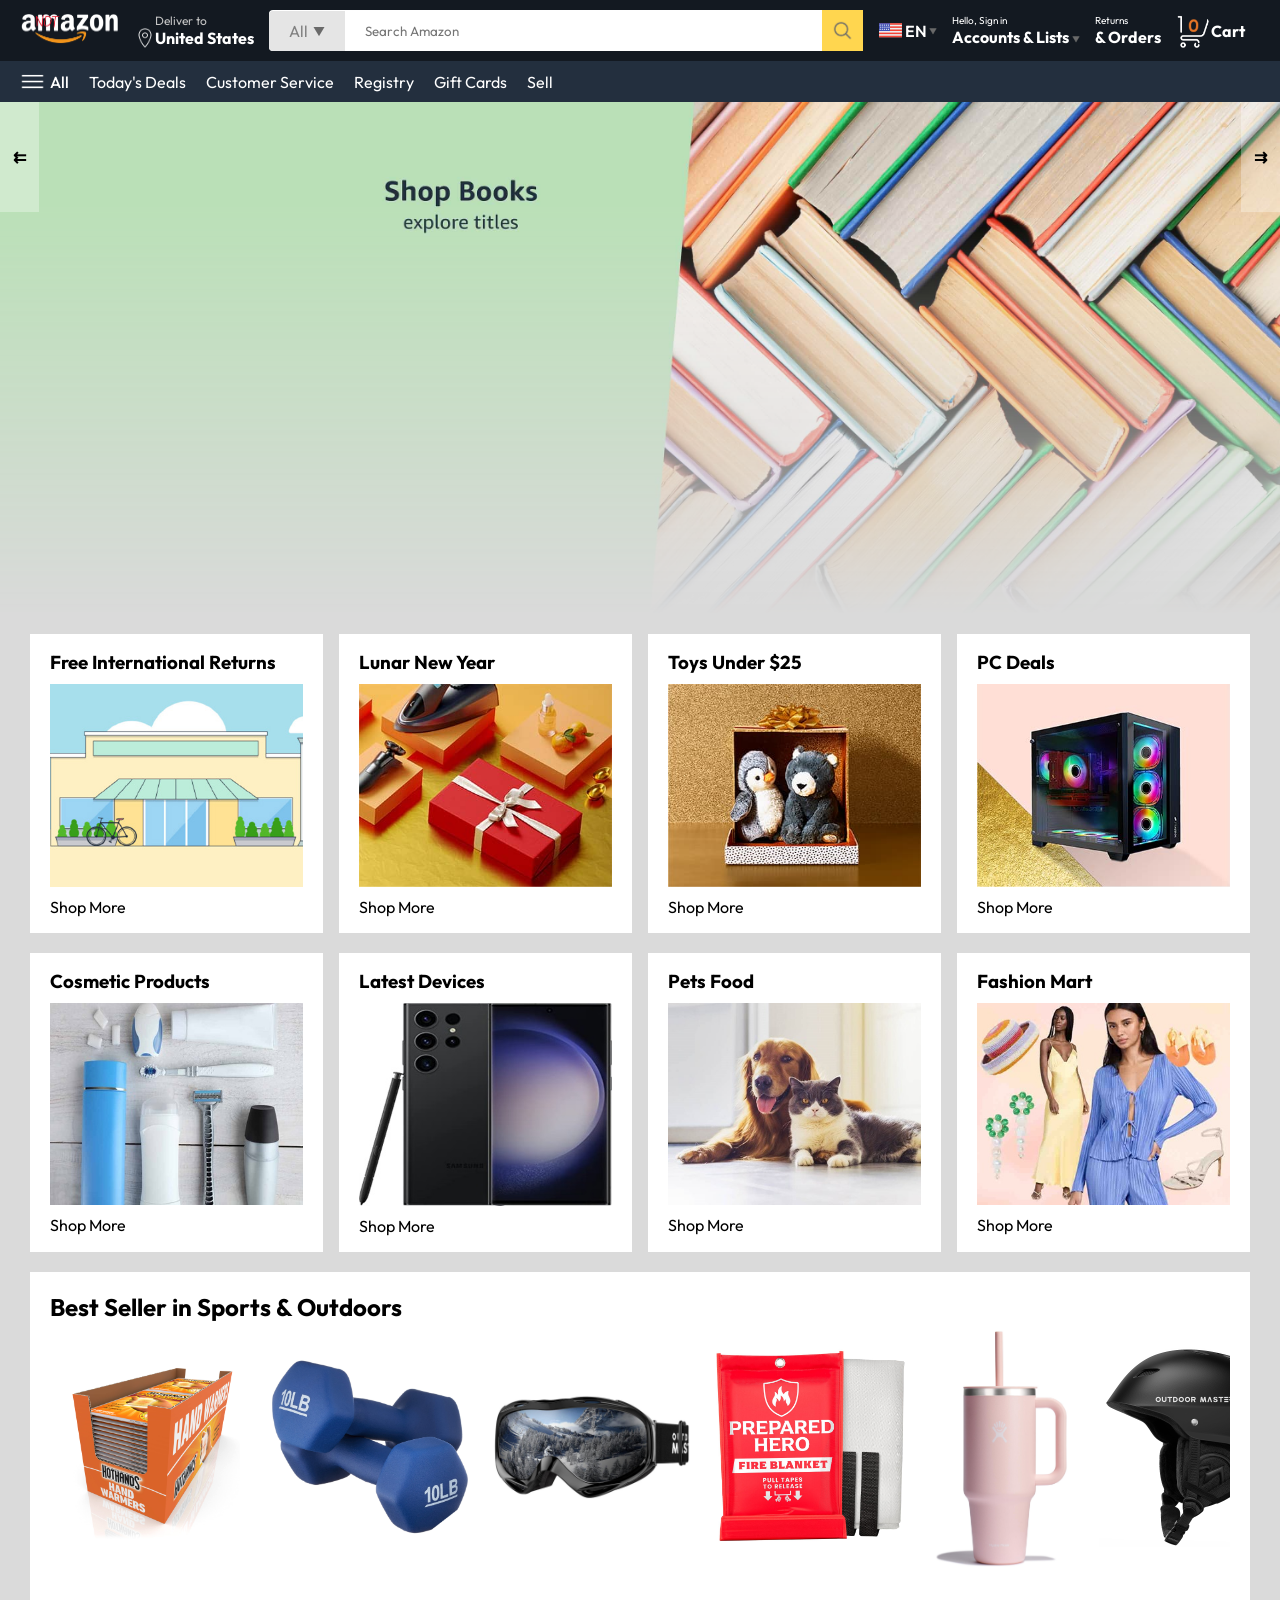
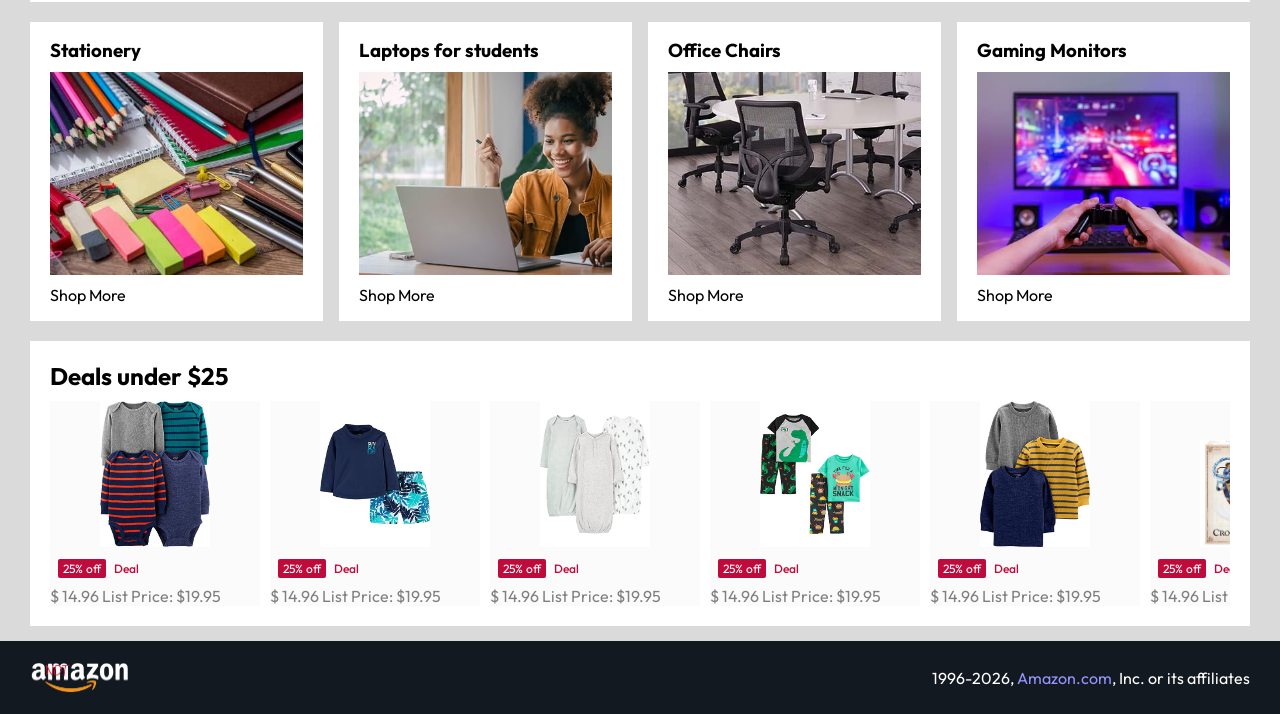
<file: index.html>
<!DOCTYPE html>
<html lang="en">
<head>
    <meta charset="UTF-8">
    <meta name="viewport" content="width=device-width, initial-scale=1.0">
    <link rel="stylesheet" href="styles.css">
    <title>Amazon Clone</title>
</head>
<body>
    <nav>
        <a href="/">
            <img src="./assets/amazon_logo.png" width="100" alt="">
        </a>

        <div class="nav-country">
            <img src="./assets/location_icon.png" height="20">
            <div>
                <p>Deliver to</p>
                <h1>United States</h1>
            </div>
        </div>

        <div class="nav-search">
            <div class="nav-search-category">
                <p>All</p>
                <img src="./assets/dropdown_icon.png" height="12" alt="">
            </div>
            <input type="text" class="nav-search-input" placeholder="Search Amazon">
            <img src="./assets/search_icon.png" class="nav-search-icon"alt="">
        </div>

        <div class="nav-language">
            <img src="./assets/us_flag.png" width="25px">
            <p>EN</p>
            <img src="./assets/dropdown_icon.png" width="8px">
        </div>

        <div class="nav-text">
            <p>Hello, Sign in</p>
            <h1>Accounts & Lists
                <img src="./assets/dropdown_icon.png" width="8px">
            </h1>
        </div>

        <div class="nav-text">
            <p>Returns</p>
            <h1>& Orders</h1>
        </div>
        <a href="" class="nav-cart">
            <img src="./assets/cart_icon.png" width="35px" alt="">
            <h4>Cart</h4>
        </a>

    </nav>

    <div class="nav-bottom">
        <div>
            <img src="./assets/menu_icon.png" width="25px">
            <p>All</p>
        </div>
        <p>Today's Deals</p>
        <p>Customer Service</p>
        <p>Registry</p>
        <p>Gift Cards</p>
        <p>Sell</p>
    </div>

    <div class="header-slider">
        <a href="#" class="control_prev">&#8647;</a>
        <a href="#" class="control_next">&#8649;</a>
        <ul>
            <img src="./assets/header1.jpg" class="header-img" alt="">
            <img src="./assets/header2.jpg" class="header-img" alt="">
            <img src="./assets/header3.jpg" class="header-img" alt="">
            <img src="./assets/header4.jpg" class="header-img" alt="">
            <img src="./assets/header5.jpg" class="header-img" alt="">
            <img src="./assets/header6.jpg" class="header-img" alt="">
        </ul>
    </div>

    <div class="box-row header-box">
        <div class="box-col">
            <h3>Free International Returns</h3>
            <img src="./assets/box1-1.jpg">
            <a href="">Shop More</a>
        </div>
        <div class="box-col">
            <h3>Lunar New Year</h3>
            <img src="./assets/box1-2.jpg">
            <a href="">Shop More</a>
        </div>
        <div class="box-col">
            <h3>Toys Under $25</h3>
            <img src="./assets/box1-3.jpg">
            <a href="">Shop More</a>
        </div>
        <div class="box-col">
            <h3>PC Deals</h3>
            <img src="./assets/box1-4.jpg">
            <a href="">Shop More</a>
        </div>
    </div>

    <div class="box-row">
        <div class="box-col">
            <h3>Cosmetic Products</h3>
            <img src="./assets/box2-1.jpg">
            <a href="">Shop More</a>
        </div>
        <div class="box-col">
            <h3>Latest Devices</h3>
            <img src="./assets/box2-2.jpg">
            <a href="">Shop More</a>
        </div>
        <div class="box-col">
            <h3>Pets Food</h3>
            <img src="./assets/box2-3.jpg">
            <a href="">Shop More</a>
        </div>
        <div class="box-col">
            <h3>Fashion Mart</h3>
            <img src="./assets/box2-4.jpg">
            <a href="">Shop More</a>
        </div>
    </div>

    <div class="products-slider">
        <h2>Best Seller in Sports & Outdoors</h2>
        <div class="products">
            <img src="./assets/product1-1.jpg">
            <img src="./assets/product1-2.jpg">
            <img src="./assets/product1-3.jpg">
            <img src="./assets/product1-4.jpg">
            <img src="./assets/product1-5.jpg">
            <img src="./assets/product1-6.jpg">
            <img src="./assets/product1-7.jpg">
            <img src="./assets/product1-8.jpg">
            <img src="./assets/product1-9.jpg">
            <img src="./assets/product1-10.jpg">
        </div>
    </div>

    <div class="box-row">
        <div class="box-col">
            <h3>Stationery</h3>
            <img src="./assets/box3-1.jpg">
            <a href="">Shop More</a>
        </div>
        <div class="box-col">
            <h3>Laptops for students</h3>
            <img src="./assets/box3-2.jpg">
            <a href="">Shop More</a>
        </div>
        <div class="box-col">
            <h3>Office Chairs</h3>
            <img src="./assets/box3-3.jpg">
            <a href="">Shop More</a>
        </div>
        <div class="box-col">
            <h3>Gaming Monitors</h3>
            <img src="./assets/box3-4.jpg">
            <a href="">Shop More</a>
        </div>
    </div>

    <div class="products-slider-with-price">
        <h2>Deals under $25</h2>
        <div class="products">
             <div class="product-card">
                <div class="product-img-container">
                    <img src="./assets/product2-1.jpg">
                </div>
                <div class="product-offer">
                    <p>25% off</p><span>Deal</span>
                </div>
                <p class="product-price">$ <span>14.96</span> List Price: $19.95</p>
             </div>

             <div class="product-card">
                <div class="product-img-container">
                    <img src="./assets/product2-2.jpg">
                </div>
                <div class="product-offer">
                    <p>25% off</p><span>Deal</span>
                </div>
                <p class="product-price">$ <span>14.96</span> List Price: $19.95</p>
             </div>

             <div class="product-card">
                <div class="product-img-container">
                    <img src="./assets/product2-3.jpg">
                </div>
                <div class="product-offer">
                    <p>25% off</p><span>Deal</span>
                </div>
                <p class="product-price">$ <span>14.96</span> List Price: $19.95</p>
             </div>

             <div class="product-card">
                <div class="product-img-container">
                    <img src="./assets/product2-4.jpg">
                </div>
                <div class="product-offer">
                    <p>25% off</p><span>Deal</span>
                </div>
                <p class="product-price">$ <span>14.96</span> List Price: $19.95</p>
             </div>

             <div class="product-card">
                <div class="product-img-container">
                    <img src="./assets/product2-5.jpg">
                </div>
                <div class="product-offer">
                    <p>25% off</p><span>Deal</span>
                </div>
                <p class="product-price">$ <span>14.96</span> List Price: $19.95</p>
             </div>

             <div class="product-card">
                <div class="product-img-container">
                    <img src="./assets/product2-6.jpg">
                </div>
                <div class="product-offer">
                    <p>25% off</p><span>Deal</span>
                </div>
                <p class="product-price">$ <span>14.96</span> List Price: $19.95</p>
             </div>

             <div class="product-card">
                <div class="product-img-container">
                    <img src="./assets/product2-7.jpg">
                </div>
                <div class="product-offer">
                    <p>25% off</p><span>Deal</span>
                </div>
                <p class="product-price">$ <span>14.96</span> List Price: $19.95</p>
             </div>

             <div class="product-card">
                <div class="product-img-container">
                    <img src="./assets/product2-8.jpg">
                </div>
                <div class="product-offer">
                    <p>25% off</p><span>Deal</span>
                </div>
                <p class="product-price">$ <span>14.96</span> List Price: $19.95</p>
             </div>

             <div class="product-card">
                <div class="product-img-container">
                    <img src="./assets/product2-9.jpg">
                </div>
                <div class="product-offer">
                    <p>25% off</p><span>Deal</span>
                </div>
                <p class="product-price">$ <span>14.96</span> List Price: $19.95</p>
             </div>

             <div class="product-card">
                <div class="product-img-container">
                    <img src="./assets/product2-10.jpg">
                </div>
                <div class="product-offer">
                    <p>25% off</p><span>Deal</span>
                </div>
                <p class="product-price">$ <span>14.96</span> List Price: $19.95</p>
             </div>

             <div class="product-card">
                <div class="product-img-container">
                    <img src="./assets/product2-11.jpg">
                </div>
                <div class="product-offer">
                    <p>25% off</p><span>Deal</span>
                </div>
                <p class="product-price">$ <span>14.96</span> List Price: $19.95</p>
             </div>
        </div>
    </div>

    <footer>
        <img src="./assets/amazon_logo.png" width="100">
        <p>1996-2026, <a href="https://www.amazon.com/" target="_blank">Amazon.com</a>, Inc. or its affiliates</p>
    </footer>

    <script src="script.js"></script>
</body>
</html>
</file>
<file: styles.css>
@import url('https://fonts.googleapis.com/css2?family=Outfit:wght@100..900&display=swap');

* {
    padding: 0;
    margin: 0;
    box-sizing : border-box;
    font-family: 'Outfit';
}

body {
    background: #dadada;
}

a {
    text-decoration: none;
    color: inherit;
}

nav {
    display: flex;
    align-items: center;
    background: #131921;
    justify-content: space-between;
    padding: 10px 20px;
    color: #fff;
}

.nav-country {
    display: flex;
    align-items: end;
    margin-left: 15px;
    font-size: 12px;
    color: #c4c4c4;
}

.nav-country h1 {
    color: #fff;
    font-size: 1rem;
}

.nav-search {
    flex: 1;
    display: flex;
    align-items: center;
    background: #fff;
    color: gray;
    max-width: 1000px;
    border-radius: 4px;
    margin-left: 15px;
}

.nav-search-category {
    display: flex;
    align-items: center;
    padding: 10px 20px;
    gap: 5px;
    background: #e5e5e5;
    border-radius: 4px 0 0 4px;
}

.nav-search-input {
    border: none;
    outline: none;
    padding-left: 20px;
    width: 100%;
}

.nav-search-icon {
    max-width: 41px;
    padding: 10px;
    background: #ffd64f;
    border: 0 4px 4px 0;
}

.nav-language {
    display: flex;
    align-items: center;
    gap: 2px;
    font-weight: 600;
    margin-left: 15px;
}

.nav-text {
    margin-left: 15px;
}

.nav-text p {
    font-size: 10px;
}

.nav-text h1 {
    font-size: 1rem;
}

.nav-cart {
    display: flex;
    align-items: center;
    margin: 0px 15px;
}

.nav-bottom {
    display: flex;
    align-items: center;
    gap: 20px;
    padding: 8px 20px;
    background: #232f3e;
    color: #fff;
    font-size: 1rem;
}

.nav-bottom div {
    display: flex;
    align-items: center;
    gap: 5px;
    font-weight: 500;
}

.header-slider ul {
    display: flex;
    overflow-y: hidden;
}

.header-img {
    max-width: 100%;
    mask-image: linear-gradient(to bottom, #000000 20%, transparent 100%);
}

.header-slider a {
    position: absolute;
    top: 205;
    z-index: 1;
    padding: 5vh 1vw;
    background: #ffffff4f;
    font-weight: 600;
    font-size: 1rem;
    cursor: pointer;
}

.control_next {
    right: 0;
}

.box-row {
    display: flex;
    flex-wrap: wrap;
    row-gap: 1.25rem;
    justify-content: space-between;
    margin: 1.25rem 1.875rem;
}

.box-col {
    display: flex;
    flex-direction: column;
    gap: 0.625rem;
    padding: 1rem 1.25rem;
    background: #fff;
    max-width: 24%;
    min-width: 12.5rem;
}

.products-slider {
    background: #fff;
    margin: 0 30px;
    padding: 20px;
    margin-bottom: 15px;
}

.products-slider .products {
    display: flex;
    gap: 20px;
    overflow-x: auto;
    padding-bottom: 10px;       
}

.products-slider .products img {
    max-width: 200px;
    max-height: 250px;
    object-fit: contain;
}

.products-slider .products::-webkit-scrollbar {
    display: none;
}

.products-slider-with-price {
    background: #fff;
    margin: 0 30px;
    padding: 20px;
    margin-bottom: 15px;
}

.products-slider-with-price .products {
    display: flex;
    gap: 10px;
    overflow-x: auto;
    margin-top: 10px;
}

.products-slider-with-price .products::-webkit-scrollbar {
    display: none;
}

.product-card {
    display: flex;
    flex-direction: column;
    justify-content: end;
    min-width: 210px;
    background: #fbfbfb;
}

.product-card img {
    width: 110px;
    margin: 0 50px;
}

.product-offer p {
    background: #be0b3b;
    color: #fff;
    display: inline-block;
    padding: 2px 5px;
    border-radius: 2px;
    margin: 8px;
    font-size: .75rem;
}

.product-offer span {
    color: #be0b3b;
    font-weight: 500;
    font-size: .75rem;
}

.product-price {
    color: gray;
    font-size: 1rem;
}

.product-card {
    color: #525252;
    font-size: 1rem;
    font-weight: 400;
}

footer {
    display: flex;
    justify-content: space-between;
    align-items: center;
    color: #fff;
    background: #131921;
    padding: 1.25rem 1.875rem;
}

footer a {
    color: #9694ff;
}
</file>
